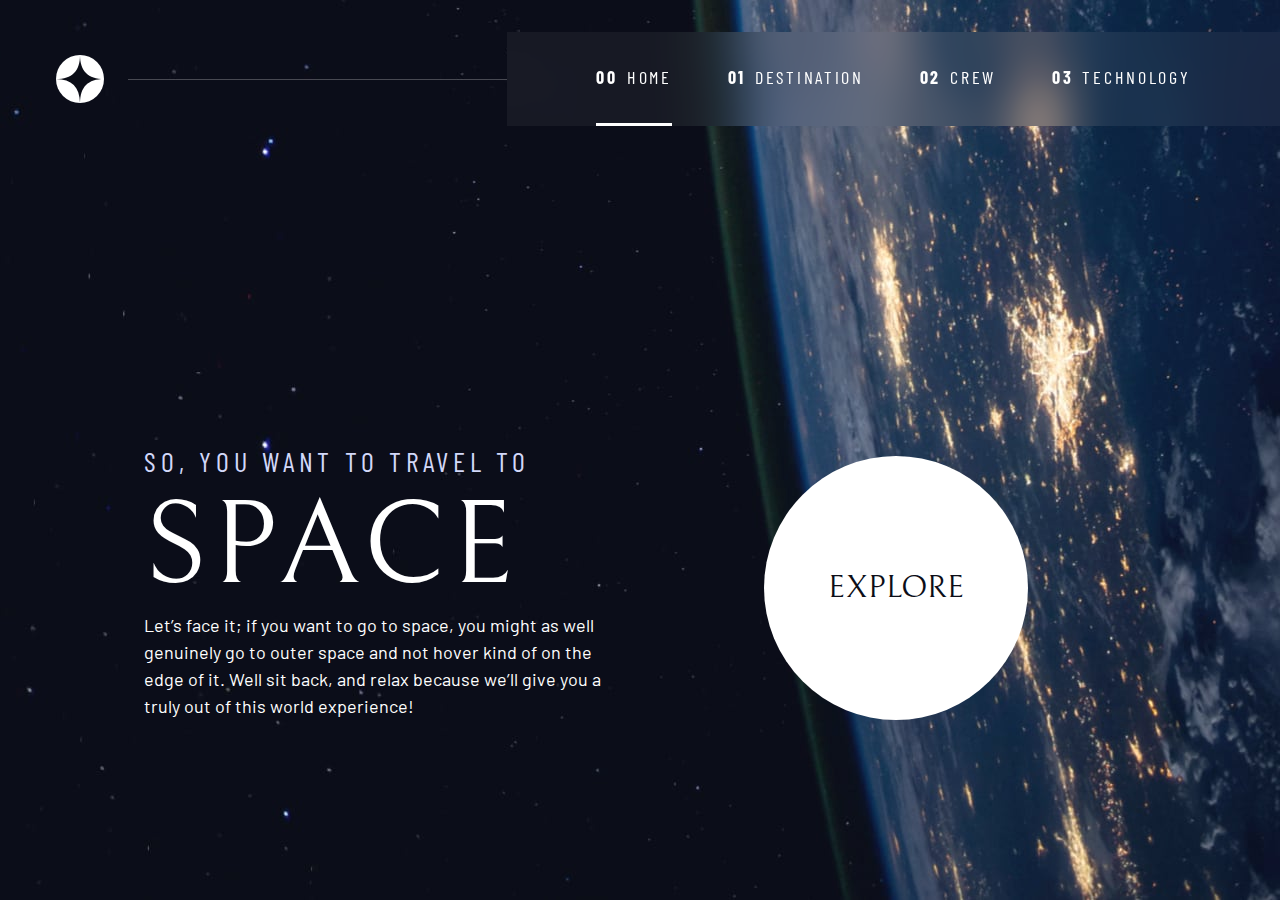
<file: index.html>
<!DOCTYPE html>
<html lang="en">
<head>
  <meta charset="UTF-8">
  <meta name="viewport" content="width=device-width, initial-scale=1.0">

  <link rel="icon" type="image/png" sizes="32x32" href="./assets/favicon-32x32.png">
  <!-- Google fonts -->
  <link rel="preconnect" href="https://fonts.googleapis.com">
  <link rel="preconnect" href="https://fonts.gstatic.com" crossorigin>
  <link href="https://fonts.googleapis.com/css2?family=Barlow+Condensed:wght@400;700&family=Bellefair&family=Barlow:wght@400;700&display=swap"
      rel="stylesheet">
      
  <!-- Our custom CSS -->
  <link rel="stylesheet" href="/assets/style/index.css">
  <title>Frontend Mentor | Space tourism website</title>
  <script src="./assets/js/navigation.js" defer></script>
  <script src="./assets/js/tabs.js" defer></script>

</head>
<body class="home">
  <a class="skip-to-content" href="#main">Skip to content</a>
  <header class="primary-header flex">
    <div>
      <img src="./assets/shared/logo.svg" alt="space tourism logo" class="logo">
    </div>
    <button class="mobile-nav-toggle" aria-controls="primary-navigation"><span class="sr-only" aria-expanded="false">Menu</span></button>
    <nav>
        <ul id="primary-navigation" data-visible="false" class="primary-navigation underline-indicators flex">
            <li class="active"><a class="ff-sans-cond uppercase text-white letter-spacing-2" href="index.html"><span aria-hidden="true">00</span>Home</a>
            <li><a class="ff-sans-cond uppercase text-white letter-spacing-2" href="destination.html"><span aria-hidden="true">01</span>Destination</a>
            <li><a class="ff-sans-cond uppercase text-white letter-spacing-2" href="crew.html"><span aria-hidden="true">02</span>Crew</a>
            <li><a class="ff-sans-cond uppercase text-white letter-spacing-2" href="technology.html"><span aria-hidden="true">03</span>Technology</a>
        </ul>
    </nav>
  </header>
  
  <main id="main" class="grid-container grid-container--home">
    <div>
      <h1 class="text-accent fs-500 ff-sans-cond uppercase letter-spacing-1">So, you want to travel to
      <span class="d-block fs-900 ff-serif text-white">Space</span></h1>
      
      <p>Let’s face it; if you want to go to space, you might as well genuinely go to 
      outer space and not hover kind of on the edge of it. Well sit back, and relax 
      because we’ll give you a truly out of this world experience! </p>
    </div>
    <div>
      <a href="destination.html" class="large-button uppercase ff-serif text-dark bg-white">Explore</a>
    </div>
  </main>


</body>
</html>
</file>
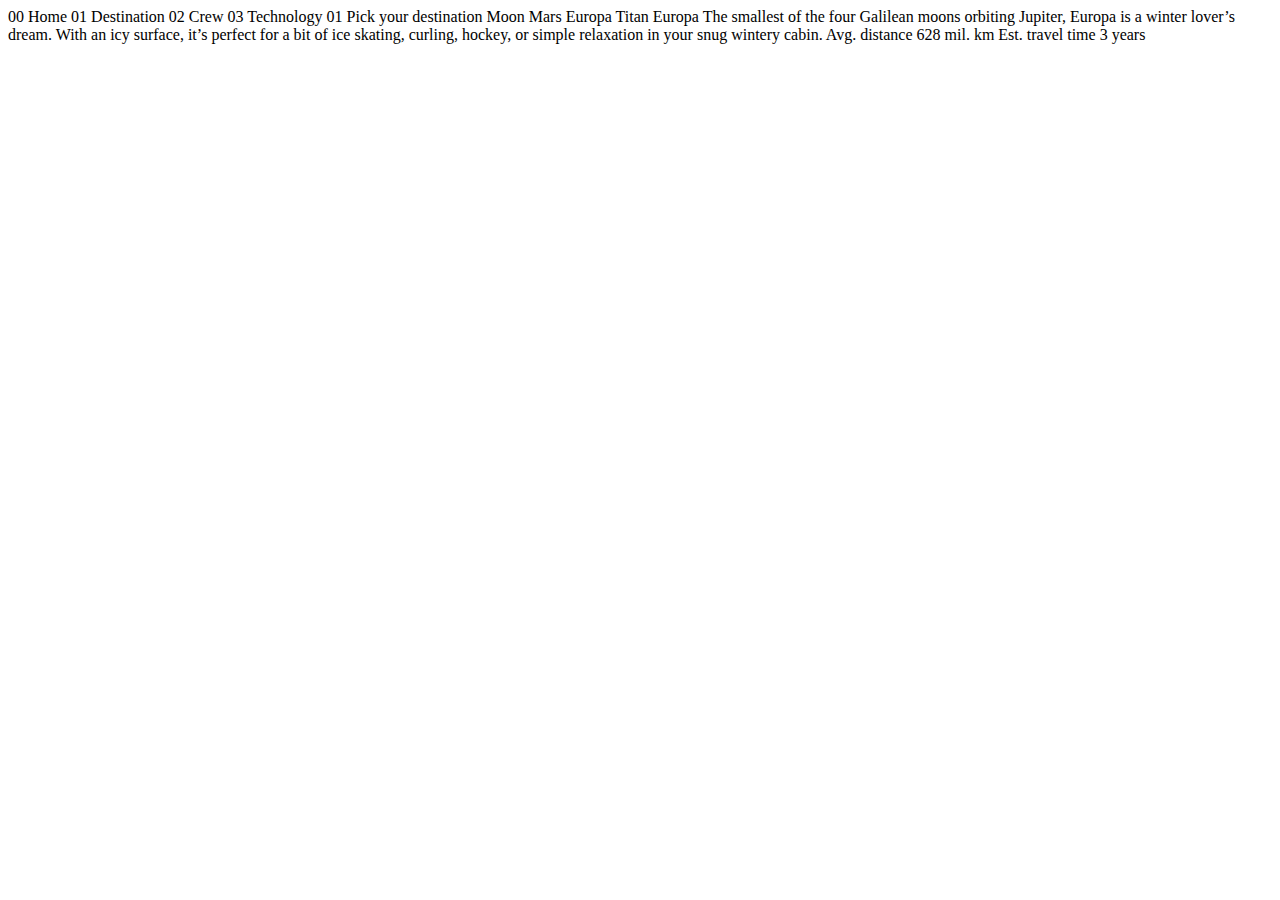
<file: destination-europa.html>
<!DOCTYPE html>
<html lang="en">
<head>
  <meta charset="UTF-8">
  <meta name="viewport" content="width=device-width, initial-scale=1.0">

  <link rel="icon" type="image/png" sizes="32x32" href="./assets/favicon-32x32.png">
  
  <title>Frontend Mentor | Space tourism website</title>
</head>
<body>

  00 Home
  01 Destination
  02 Crew
  03 Technology

  01 Pick your destination

  Moon
  Mars
  Europa
  Titan

  Europa

  The smallest of the four Galilean moons orbiting Jupiter, Europa is a 
  winter lover’s dream. With an icy surface, it’s perfect for a bit of 
  ice skating, curling, hockey, or simple relaxation in your snug 
  wintery cabin.

  Avg. distance
  628 mil. km

  Est. travel time
  3 years
</body>
</html>
</file>
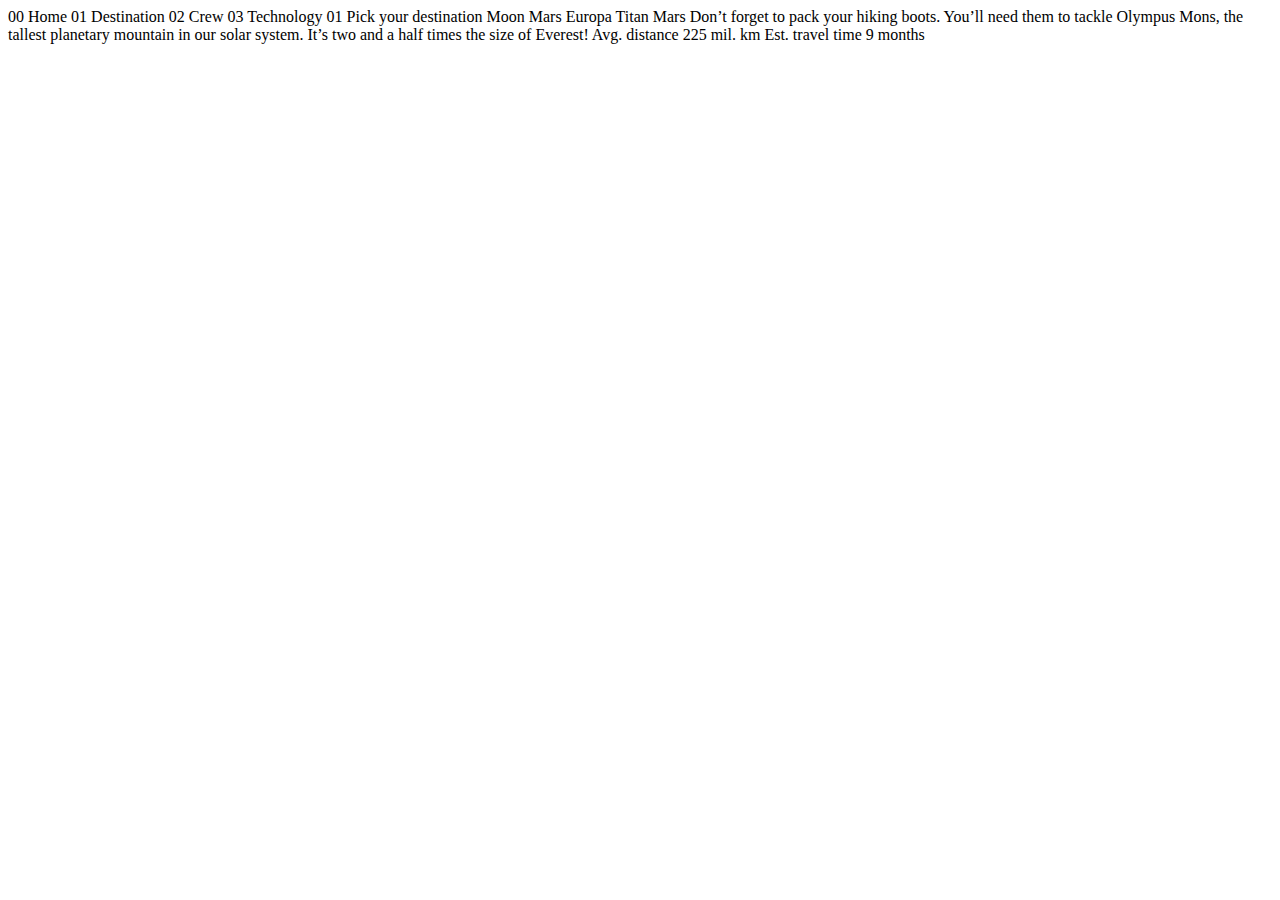
<file: destination-mars.html>
<!DOCTYPE html>
<html lang="en">
<head>
  <meta charset="UTF-8">
  <meta name="viewport" content="width=device-width, initial-scale=1.0">

  <link rel="icon" type="image/png" sizes="32x32" href="./assets/favicon-32x32.png">
  
  <title>Frontend Mentor | Space tourism website</title>
</head>
<body>

  00 Home
  01 Destination
  02 Crew
  03 Technology

  01 Pick your destination

  Moon
  Mars
  Europa
  Titan

  Mars

  Don’t forget to pack your hiking boots. You’ll need them to tackle Olympus Mons, 
  the tallest planetary mountain in our solar system. It’s two and a half times 
  the size of Everest!

  Avg. distance
  225 mil. km

  Est. travel time
  9 months
</body>
</html>
</file>
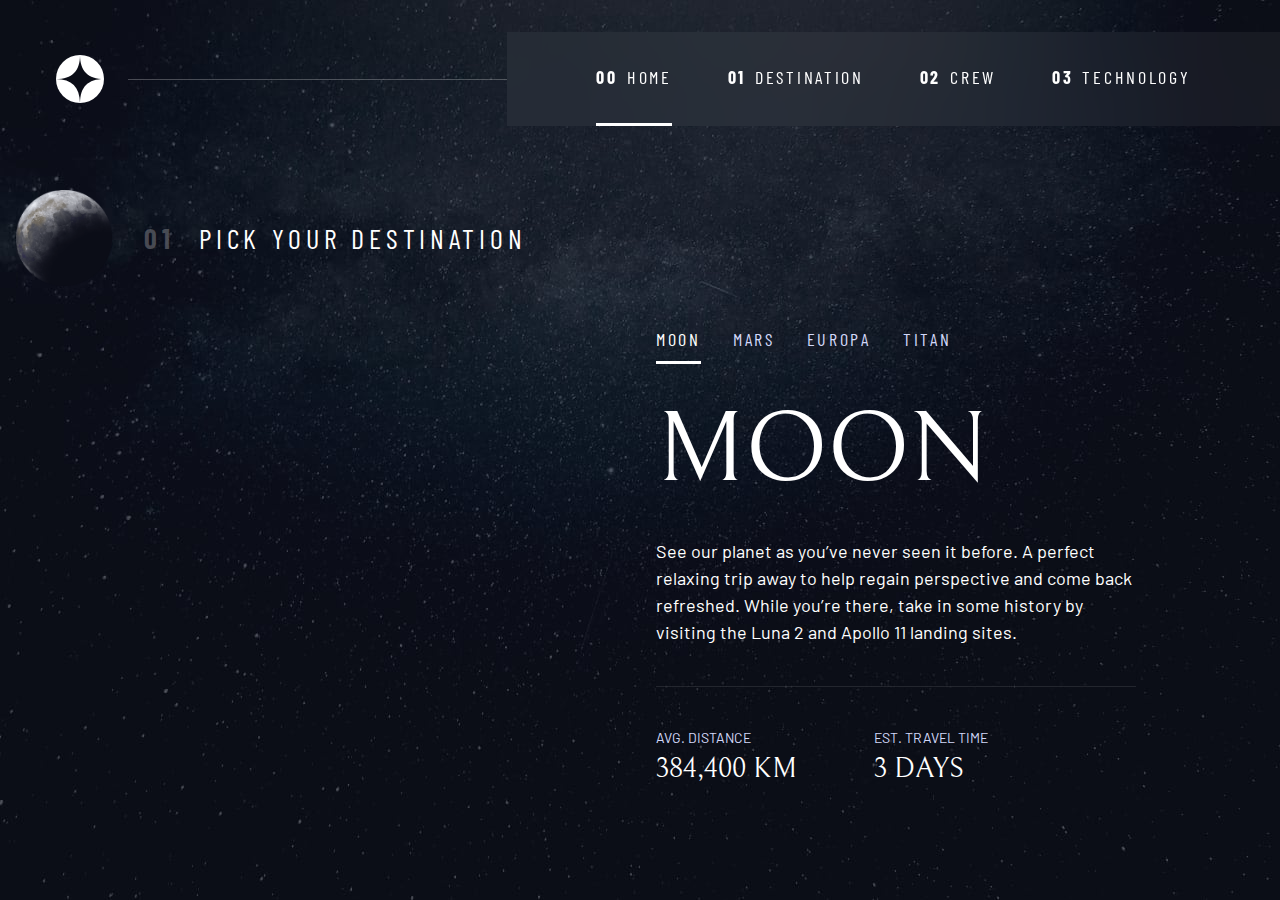
<file: destination-moon.html>
<!DOCTYPE html>
<html lang="en">
<head>
  <meta charset="UTF-8">
  <meta name="viewport" content="width=device-width, initial-scale=1.0">

  <link rel="icon" type="image/png" sizes="32x32" href="./assets/favicon-32x32.png">
  <!-- Google fonts -->
  <link rel="preconnect" href="https://fonts.googleapis.com">
  <link rel="preconnect" href="https://fonts.gstatic.com" crossorigin>
  <link href="https://fonts.googleapis.com/css2?family=Barlow+Condensed:wght@400;700&family=Bellefair&family=Barlow:wght@400;700&display=swap"
      rel="stylesheet">
      
  <!-- Our custom CSS -->
  <link rel="stylesheet" href="/assets/style/index.css">
  <title>Frontend Mentor | Space tourism website</title>
  <script src="/assets/js/index.js" defer></script>
</head>

<body class="destination">
  <a class="skip-to-content" href="#main">Skip to content</a>
  <header class="primary-header flex">
    <div>
      <img src="./assets/shared/logo.svg" alt="space tourism logo" class="logo">
    </div>
    <button class="mobile-nav-toggle" aria-controls="primary-navigation"><span class="sr-only" aria-expanded="false">Menu</span></button>
    <nav>
        <ul id="primary-navigation" data-visible="false" class="primary-navigation underline-indicators flex">
            <li class="active"><a class="ff-sans-cond uppercase text-white letter-spacing-2" href="index.html"><span aria-hidden="true">00</span>Home</a>
            <li><a class="ff-sans-cond uppercase text-white letter-spacing-2" href="destination.html"><span aria-hidden="true">01</span>Destination</a>
            <li><a class="ff-sans-cond uppercase text-white letter-spacing-2" href="crew.html"><span aria-hidden="true">02</span>Crew</a>
            <li><a class="ff-sans-cond uppercase text-white letter-spacing-2" href="technology.html"><span aria-hidden="true">03</span>Technology</a>
        </ul>
    </nav>
  </header>
  
  <main id="main" class="grid-container grid-container--destination flow">
    <h1 class="numbered-title"><span aria-hidden="true">01</span> Pick your destination</h1>

    <img src="assets/destination/image-moon.png" alt="the moon">

    <div class="tab-list underline-indicators flex">
        <button aria-selected="true" class="uppercase ff-sans-cond text-accent letter-spacing-2">Moon</button>
        <button aria-selected="false" class="uppercase ff-sans-cond text-accent letter-spacing-2">Mars</button>
        <button aria-selected="false" class="uppercase ff-sans-cond text-accent letter-spacing-2">Europa</button>
        <button aria-selected="false" class="uppercase ff-sans-cond text-accent letter-spacing-2">Titan</button>
    </div>

    <article class="destination-info flow">
      <h2 class="fs-800 uppercase ff-serif">Moon</h2>

      <p>See our planet as you’ve never seen it before. A perfect relaxing trip away to help 
      regain perspective and come back refreshed. While you’re there, take in some history 
      by visiting the Luna 2 and Apollo 11 landing sites.</p>
      
      <div class="destination-meta flex">
        <div>
          <h3 class="text-accent fs-200 uppercase">Avg. distance</h3>
          <p class=" ff-serif uppercase">384,400 km</p>
        </div>
        <div>
          <h3 class="text-accent fs-200 uppercase">Est. travel time</h3>
          <p class=" ff-serif uppercase">3 days</p>
        </div>
      </div>
      
    </article>
  </main>
  
<body>


  
</body>
</html>
</file>
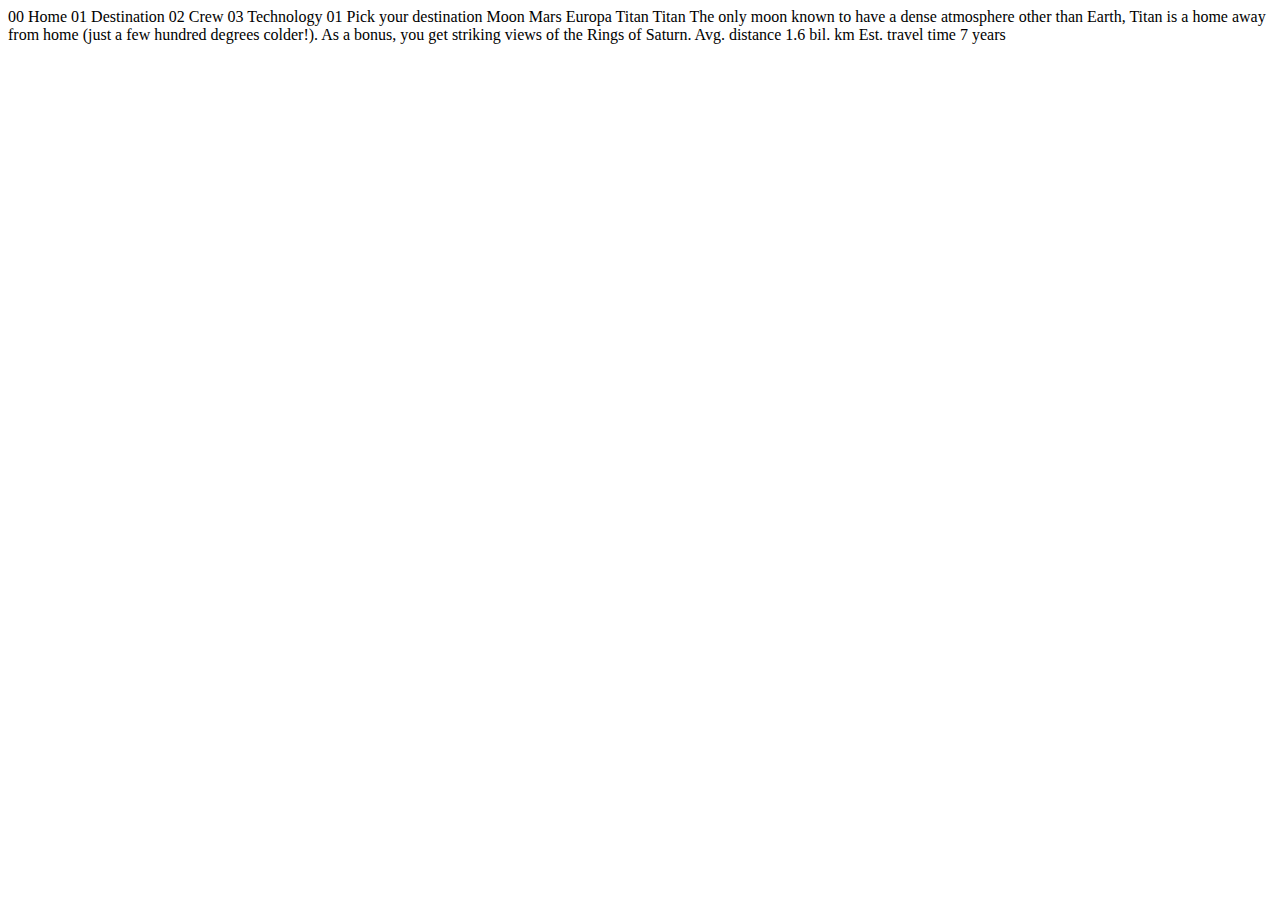
<file: destination-titan.html>
<!DOCTYPE html>
<html lang="en">
<head>
  <meta charset="UTF-8">
  <meta name="viewport" content="width=device-width, initial-scale=1.0">

  <link rel="icon" type="image/png" sizes="32x32" href="./assets/favicon-32x32.png">
  
  <title>Frontend Mentor | Space tourism website</title>
</head>
<body>

  00 Home
  01 Destination
  02 Crew
  03 Technology

  01 Pick your destination

  Moon
  Mars
  Europa
  Titan

  Titan

  The only moon known to have a dense atmosphere other than Earth, Titan 
  is a home away from home (just a few hundred degrees colder!). As a 
  bonus, you get striking views of the Rings of Saturn.

  Avg. distance
  1.6 bil. km

  Est. travel time
  7 years
</body>
</html>
</file>
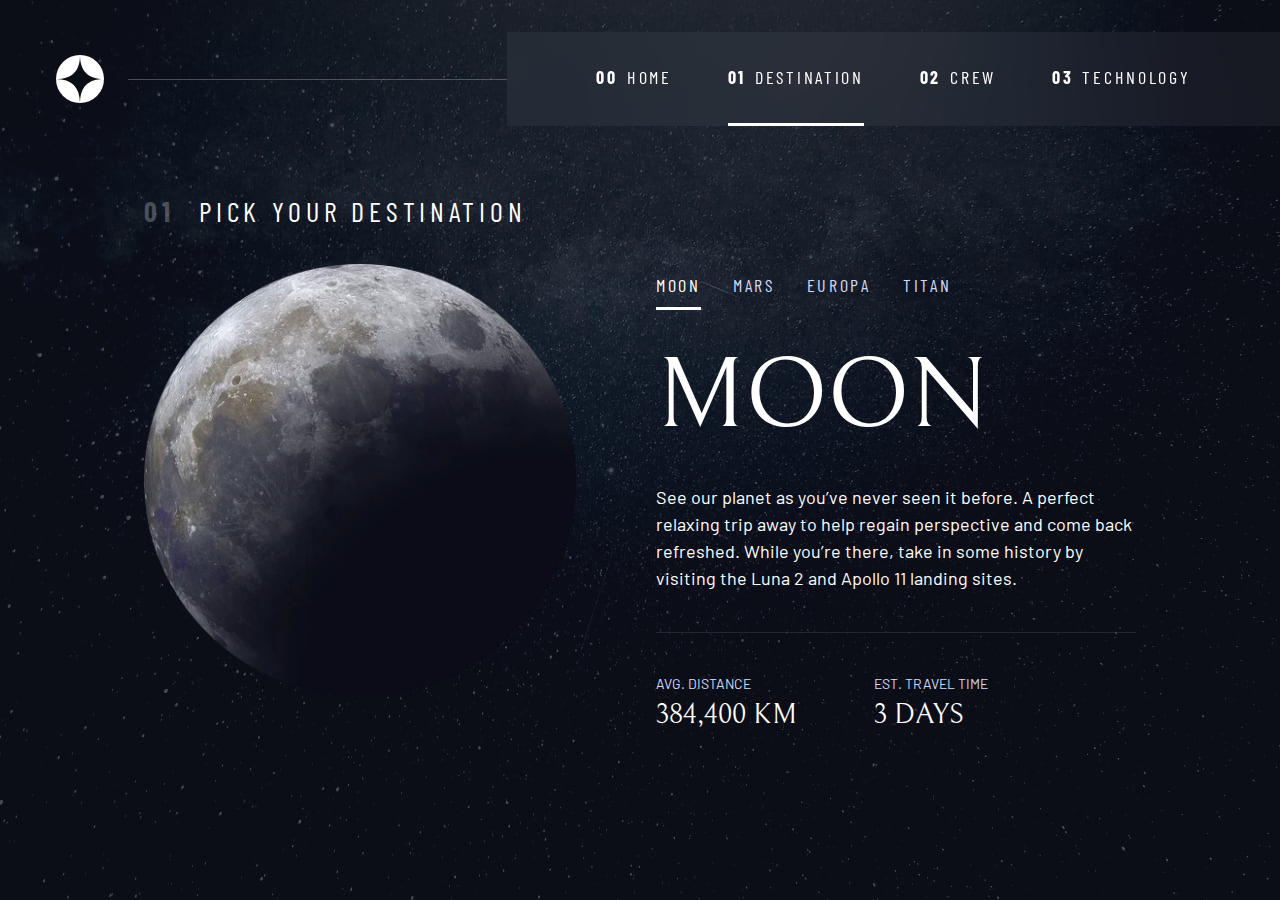
<file: destination.html>
<!DOCTYPE html>
<html lang="en">
  <head>
    <meta charset="UTF-8" />
    <meta name="viewport" content="width=device-width, initial-scale=1.0" />

    <link
      rel="icon"
      type="image/png"
      sizes="32x32"
      href="./assets/favicon-32x32.png"
    />
    <!-- Google fonts -->
    <link rel="preconnect" href="https://fonts.googleapis.com" />
    <link rel="preconnect" href="https://fonts.gstatic.com" crossorigin />
    <link
      href="https://fonts.googleapis.com/css2?family=Barlow+Condensed:wght@400;700&family=Bellefair&family=Barlow:wght@400;700&display=swap"
      rel="stylesheet"
    />

    <!-- Our custom CSS -->
    <link rel="stylesheet" href="./assets/style/index.css" />
    <title>Frontend Mentor | Space tourism website</title>
    <script src="./assets/js/navigation.js" defer></script>
    <script src="./assets/js/tabs.js" defer></script>
  </head>

  <body class="destination">
    <a class="skip-to-content" href="#main">Skip to content</a>
    <header class="primary-header flex">
      <div>
        <img
          src="./assets/shared/logo.svg"
          alt="space tourism logo"
          class="logo"
        />
      </div>
      <button class="mobile-nav-toggle" aria-controls="primary-navigation">
        <span class="sr-only" aria-expanded="false">Menu</span>
      </button>
      <nav>
        <ul
          id="primary-navigation"
          data-visible="false"
          class="primary-navigation underline-indicators flex"
        >
          <li>
            <a
              class="ff-sans-cond uppercase text-white letter-spacing-2"
              href="index.html"
              ><span aria-hidden="true">00</span>Home</a
            >
          </li>
          <li class="active">
            <a
              class="ff-sans-cond uppercase text-white letter-spacing-2"
              href="destination.html"
              ><span aria-hidden="true">01</span>Destination</a
            >
          </li>
          <li>
            <a
              class="ff-sans-cond uppercase text-white letter-spacing-2"
              href="crew.html"
              ><span aria-hidden="true">02</span>Crew</a
            >
          </li>
          <li>
            <a
              class="ff-sans-cond uppercase text-white letter-spacing-2"
              href="technology.html"
              ><span aria-hidden="true">03</span>Technology</a
            >
          </li>
        </ul>
      </nav>
    </header>

    <main id="main" class="grid-container grid-container--destination flow">
      <h1 class="numbered-title">
        <span aria-hidden="true">01</span> Pick your destination
      </h1>

      <picture id="moon-image">
        <source srcset="assets/destination/image-moon.webp" type="image/webp" />
        <img src="assets/destination/image-moon.png" alt="the moon" />
      </picture>
      <picture hidden id="mars-image">
        <source srcset="assets/destination/image-mars.webp" type="image/webp" />
        <img src="assets/destination/image-mars.png" alt="the planet mars" />
      </picture>
      <picture hidden id="europa-image">
        <source
          srcset="assets/destination/image-europa.webp"
          type="image/webp"
        />
        <img
          src="assets/destination/image-europa.png"
          alt="the planet europa"
        />
      </picture>
      <picture hidden id="titan-image">
        <source
          srcset="assets/destination/image-titan.webp"
          type="image/webp"
        />
        <img src="assets/destination/image-titan.png" alt="the moon titan" />
      </picture>

      <div
        class="tab-list underline-indicators flex"
        role="tablist"
        aria-label="destination list"
      >
        <button
          aria-selected="true"
          role="tab"
          aria-controls="moon-tab"
          class="uppercase ff-sans-cond text-accent letter-spacing-2"
          tabindex="0"
          data-image="moon-image"
        >
          Moon
        </button>
        <button
          aria-selected="false"
          role="tab"
          aria-controls="mars-tab"
          class="uppercase ff-sans-cond text-accent letter-spacing-2"
          tabindex="-1"
          data-image="mars-image"
        >
          Mars
        </button>
        <button
          aria-selected="false"
          role="tab"
          aria-controls="europa-tab"
          class="uppercase ff-sans-cond text-accent letter-spacing-2"
          tabindex="-1"
          data-image="europa-image"
        >
          Europa
        </button>
        <button
          aria-selected="false"
          role="tab"
          aria-controls="titan-tab"
          class="uppercase ff-sans-cond text-accent letter-spacing-2"
          tabindex="-1"
          data-image="titan-image"
        >
          Titan
        </button>
      </div>

      <!-- The moon -->
      <article
        class="destination-info flow"
        id="moon-tab"
        tabindex="0"
        role="tabpanel"
      >
        <h2 class="fs-800 uppercase ff-serif">Moon</h2>

        <p>
          See our planet as you’ve never seen it before. A perfect relaxing trip
          away to help regain perspective and come back refreshed. While you’re
          there, take in some history by visiting the Luna 2 and Apollo 11
          landing sites.
        </p>

        <div class="destination-meta flex">
          <div>
            <h3 class="text-accent fs-200 uppercase">Avg. distance</h3>
            <p class="ff-serif uppercase">384,400 km</p>
          </div>
          <div>
            <h3 class="text-accent fs-200 uppercase">Est. travel time</h3>
            <p class="ff-serif uppercase">3 days</p>
          </div>
        </div>
      </article>

      <!-- Mars -->
      <article
        hidden
        class="destination-info flow"
        id="mars-tab"
        tabindex="0"
        role="tabpanel"
      >
        <h2 class="fs-800 uppercase ff-serif">Mars</h2>

        <p>
          Don’t forget to pack your hiking boots. You’ll need them to tackle
          Olympus Mons, the tallest planetary mountain in our solar system. It’s
          two and a half times the size of Everest!
        </p>

        <div class="destination-meta flex">
          <div>
            <h3 class="text-accent fs-200 uppercase">Avg. distance</h3>
            <p class="ff-serif uppercase">225 mil. km</p>
          </div>
          <div>
            <h3 class="text-accent fs-200 uppercase">Est. travel time</h3>
            <p class="ff-serif uppercase">9 months</p>
          </div>
        </div>
      </article>

      <!-- Europa -->
      <article
        hidden
        class="destination-info flow"
        id="europa-tab"
        tabindex="0"
        role="tabpanel"
      >
        <h2 class="fs-800 uppercase ff-serif">Europa</h2>

        <p>
          The smallest of the four Galilean moons orbiting Jupiter, Europa is a
          winter lover’s dream. With an icy surface, it’s perfect for a bit of
          ice skating, curling, hockey, or simple relaxation in your snug
          wintery cabin.
        </p>
        <div class="destination-meta flex">
          <div>
            <h3 class="text-accent fs-200 uppercase">Avg. distance</h3>
            <p class="ff-serif uppercase">628 mil. km</p>
          </div>
          <div>
            <h3 class="text-accent fs-200 uppercase">Est. travel time</h3>
            <p class="ff-serif uppercase">3 years</p>
          </div>
        </div>
      </article>

      <!-- Titan -->
      <article
        hidden
        class="destination-info flow"
        id="titan-tab"
        tabindex="0"
        role="tabpanel"
      >
        <h2 class="fs-800 uppercase ff-serif">Titan</h2>

        <p>
          The only moon known to have a dense atmosphere other than Earth, Titan
          is a home away from home (just a few hundred degrees colder!). As a
          bonus, you get striking views of the Rings of Saturn.
        </p>

        <div class="destination-meta flex">
          <div>
            <h3 class="text-accent fs-200 uppercase">Avg. distance</h3>
            <p class="ff-serif uppercase">1.6 bil. km</p>
          </div>
          <div>
            <h3 class="text-accent fs-200 uppercase">Est. travel time</h3>
            <p class="ff-serif uppercase">7 years</p>
          </div>
        </div>
      </article>
    </main>
  </body>
</html>
</file>
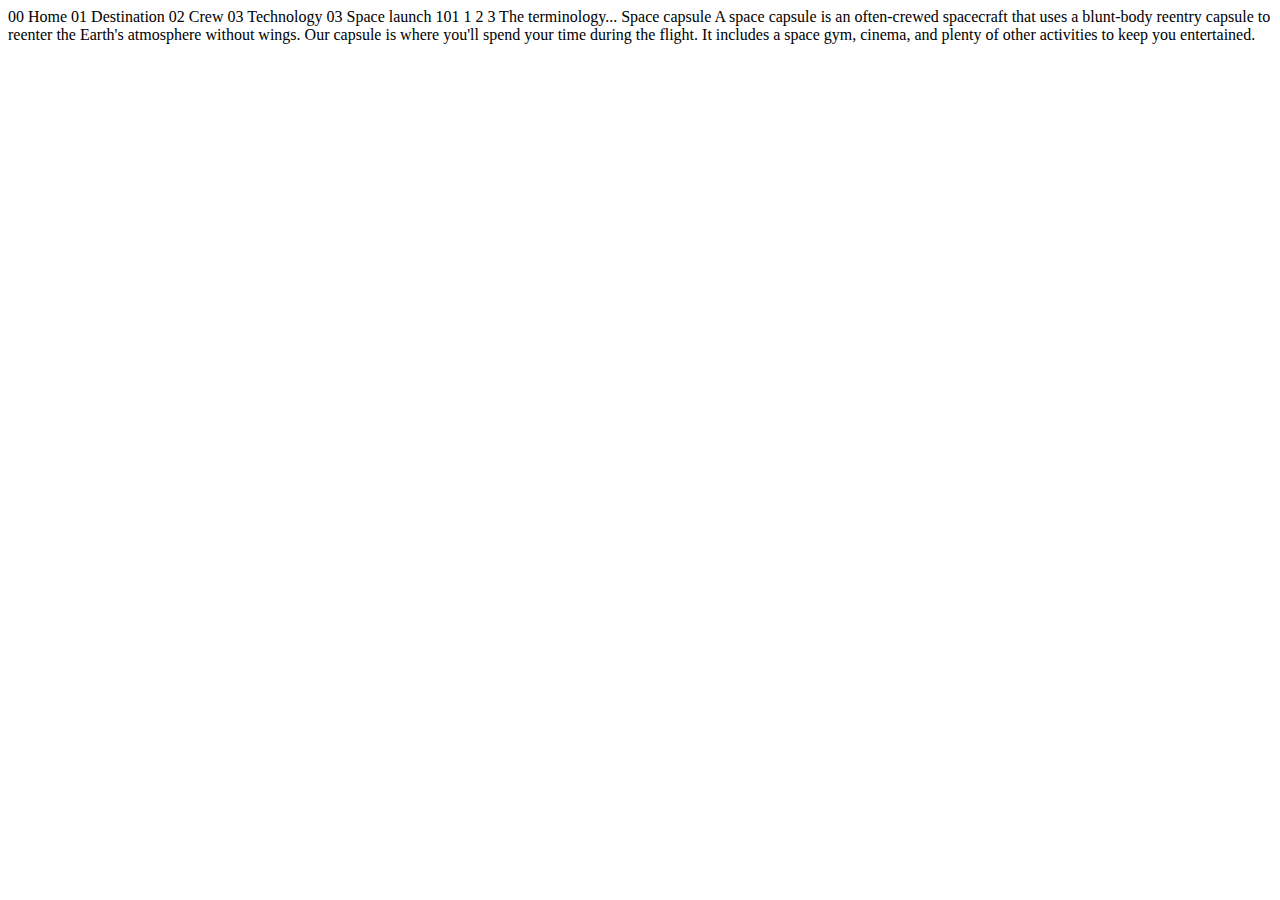
<file: technology-capsule.html>
<!DOCTYPE html>
<html lang="en">
<head>
  <meta charset="UTF-8">
  <meta name="viewport" content="width=device-width, initial-scale=1.0">

  <link rel="icon" type="image/png" sizes="32x32" href="./assets/favicon-32x32.png">
  
  <title>Frontend Mentor | Space tourism website</title>
</head>
<body>

  00 Home
  01 Destination
  02 Crew
  03 Technology

  03 Space launch 101

  1
  2
  3

  The terminology...
  Space capsule

  A space capsule is an often-crewed spacecraft that uses a blunt-body reentry 
  capsule to reenter the Earth's atmosphere without wings. Our capsule is where 
  you'll spend your time during the flight. It includes a space gym, cinema, 
  and plenty of other activities to keep you entertained.
</body>
</html>
</file>
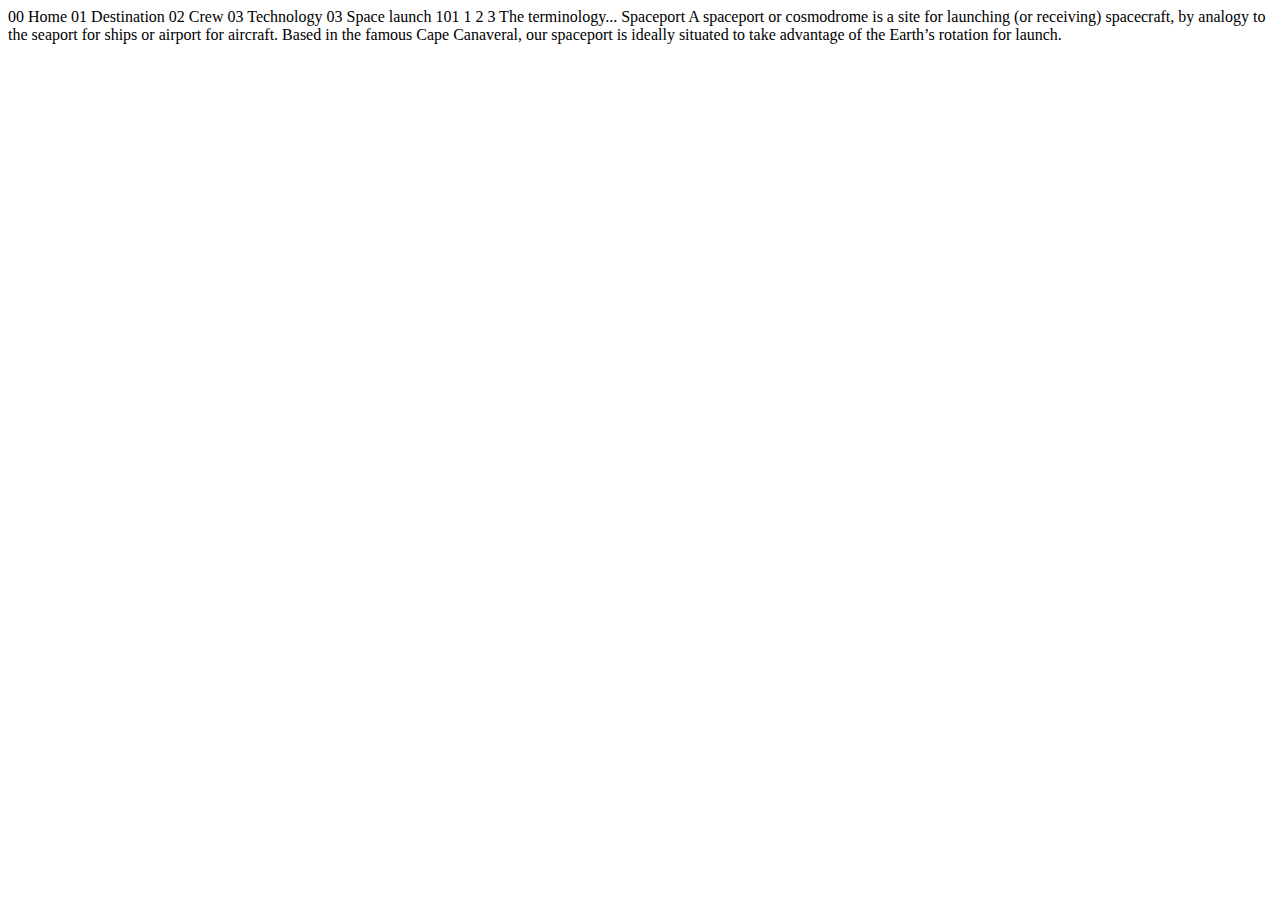
<file: technology-spaceport.html>
<!DOCTYPE html>
<html lang="en">
<head>
  <meta charset="UTF-8">
  <meta name="viewport" content="width=device-width, initial-scale=1.0">

  <link rel="icon" type="image/png" sizes="32x32" href="./assets/favicon-32x32.png">
  
  <title>Frontend Mentor | Space tourism website</title>
</head>
<body>

  00 Home
  01 Destination
  02 Crew
  03 Technology

  03 Space launch 101

  1
  2
  3

  The terminology...
  Spaceport

  A spaceport or cosmodrome is a site for launching (or receiving) spacecraft, 
  by analogy to the seaport for ships or airport for aircraft. Based in the 
  famous Cape Canaveral, our spaceport is ideally situated to take advantage 
  of the Earth’s rotation for launch.
</body>
</html>
</file>
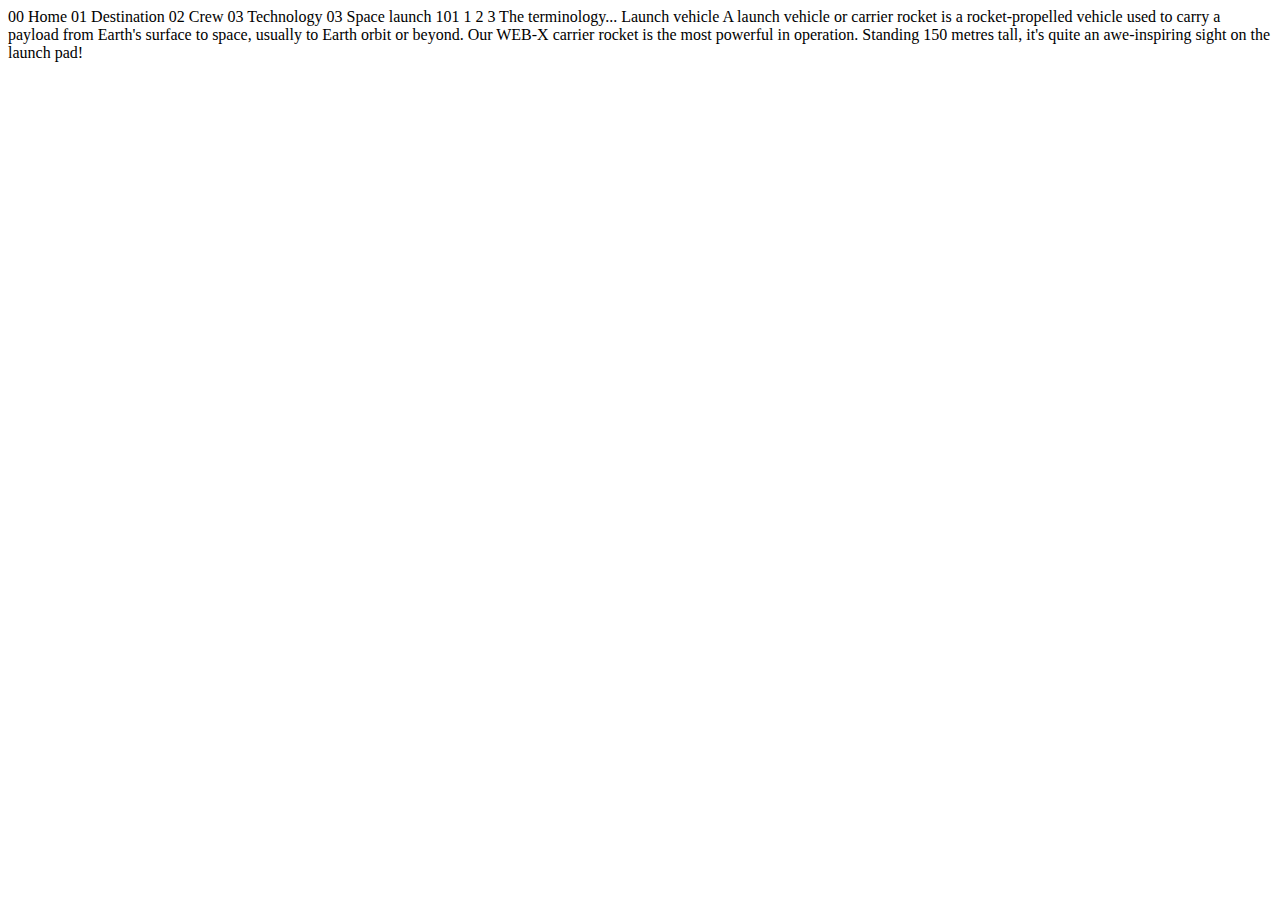
<file: technology-vehicle.html>
<!DOCTYPE html>
<html lang="en">
<head>
  <meta charset="UTF-8">
  <meta name="viewport" content="width=device-width, initial-scale=1.0">

  <link rel="icon" type="image/png" sizes="32x32" href="./assets/favicon-32x32.png">
  
  <title>Frontend Mentor | Space tourism website</title>
</head>
<body>

  00 Home
  01 Destination
  02 Crew
  03 Technology

  03 Space launch 101

  1
  2
  3

  The terminology...
  Launch vehicle

  A launch vehicle or carrier rocket is a rocket-propelled vehicle used to carry a 
  payload from Earth's surface to space, usually to Earth orbit or beyond. Our 
  WEB-X carrier rocket is the most powerful in operation. Standing 150 metres tall, 
  it's quite an awe-inspiring sight on the launch pad!
</body>
</html>
</file>
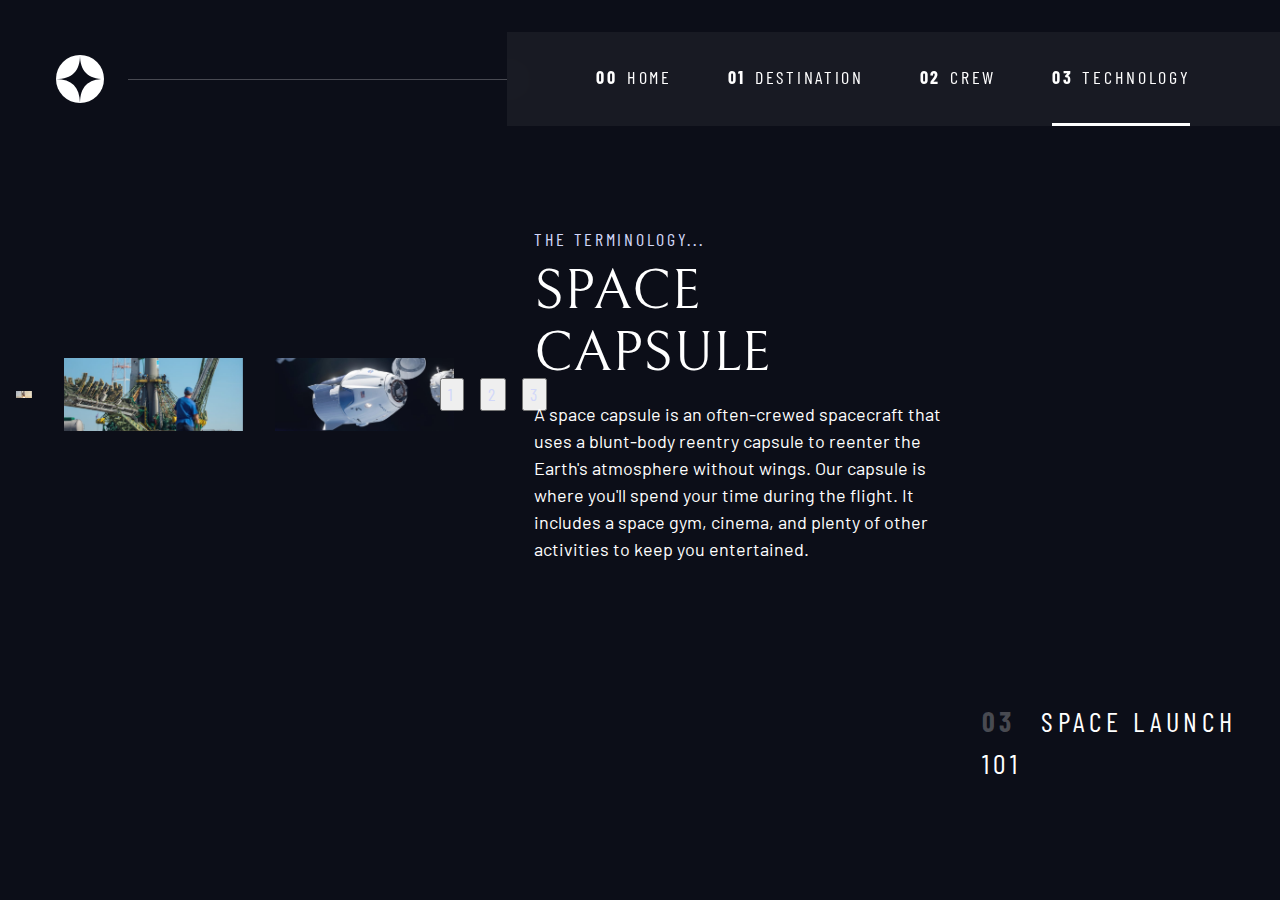
<file: technology.html>
<!DOCTYPE html>
<html lang="en">
  <head>
    <meta charset="UTF-8" />
    <meta name="viewport" content="width=device-width, initial-scale=1.0" />
    <link rel="preconnect" href="https://fonts.googleapis.com" />
    <link rel="preconnect" href="https://fonts.gstatic.com" crossorigin />
    <link
      href="https://fonts.googleapis.com/css2?family=Barlow+Condensed:wght@400;700&family=Bellefair&family=Barlow:wght@400;700&display=swap"
      rel="stylesheet"
    />

    <!-- Our custom CSS -->
    <link rel="stylesheet" href="./assets/style/index.css" />
    <title>Frontend Mentor | Space tourism website</title>
    <script src="./assets/js/navigation.js" defer></script>
    <script src="./assets/js/tabs.js" defer></script>

    <link
      rel="icon"
      type="image/png"
      sizes="32x32"
      href="./assets/favicon-32x32.png"
    />

    <title>Frontend Mentor | Space tourism website</title>
  </head>
  <body class="technology">
    <a class="skip-to-content" href="#main">Skip to content</a>
    <header class="primary-header flex">
      <div>
        <img
          src="./assets/shared/logo.svg"
          alt="space tourism logo"
          class="logo"
        />
      </div>
      <button class="mobile-nav-toggle" aria-controls="primary-navigation">
        <span class="sr-only" aria-expanded="false">Menu</span>
      </button>
      <nav>
        <ul
          id="primary-navigation"
          data-visible="false"
          class="primary-navigation underline-indicators flex"
        >
          <li>
            <a
              class="ff-sans-cond uppercase text-white letter-spacing-2"
              href="index.html"
              ><span aria-hidden="true">00</span>Home</a
            >
          </li>
          <li>
            <a
              class="ff-sans-cond uppercase text-white letter-spacing-2"
              href="destination.html"
              ><span aria-hidden="true">01</span>Destination</a
            >
          </li>
          <li>
            <a
              class="ff-sans-cond uppercase text-white letter-spacing-2"
              href="crew.html"
              ><span aria-hidden="true">02</span>Crew</a
            >
          </li>
          <li class="active">
            <a
              class="ff-sans-cond uppercase text-white letter-spacing-2"
              href="technology.html"
              ><span aria-hidden="true">03</span>Technology</a
            >
          </li>
        </ul>
      </nav>
    </header>

    <main id="main" class="grid-container grid-container--tehnology flow">
      <h1 class="numbered-title">
        <span aria-hidden="true">03</span> Space launch 101
      </h1>
      <img
        id="launch-image"
        src="/assets/technology/image-launch-vehicle-landscape.jpg"
        alt="launch vehicle"
      />
      <img
      hidden
        id="spaceport-image"
        src="/assets/technology/image-spaceport-landscape.jpg"
        alt="spaceport"
      />
      <img
      hidden
        id="capsule-image"
        src="/assets/technology/image-space-capsule-landscape.jpg"
        alt="space capsule"
      />
      <div class="number-list flex" role="tablist" aria-label="tehnology list">
        <button
          aria-selected="true"
          role="tab"
          aria-controls="venchile-tab"
          class="uppercase ff-sans-cond text-accent letter-spacing-2"
          tabindex="0"
          data-image="launch-image"
        >
          1
          <span class="sr-only">The venchile</span>
        </button>
        <button
          aria-selected="false"
          role="tab"
          aria-controls="spaceport-tab"
          class="uppercase ff-sans-cond text-accent letter-spacing-2"
          tabindex="-1"
          data-image="spaceport-image"
        >
          2
          <span class="sr-only">The spaceport</span>
        </button>
        <button
          aria-selected="false"
          role="tab"
          aria-controls="capsule-tab"
          class="uppercase ff-sans-cond text-accent letter-spacing-2"
          tabindex="-1"
          data-image="capsule-image"
        >
          3
          <span class="sr-only">The space capsule</span>
        </button>
      </div>
      <article
        class="thenology-details flow"
        id="capsule-tab"
        role="tabpanel"
        tabindex="0"
      >
        <header class="flow flow--space-small">
          <h2
            class="fs-400 ff-sans-cond text-accent uppercase letter-spacing-2"
          >
            The terminology...
          </h2>
          <p class="fs-700 uppercase ff-serif">Space capsule</p>
        </header>
        <p>
          A space capsule is an often-crewed spacecraft that uses a blunt-body
          reentry capsule to reenter the Earth's atmosphere without wings. Our
          capsule is where you'll spend your time during the flight. It includes
          a space gym, cinema, and plenty of other activities to keep you
          entertained.
        </p>
      </article>
      <article
        hidden
        class="thenology-details flow"
        id="spaceport-tab"
        role="tabpanel"
        tabindex="0"
      >
        <header class="flow flow--space-small">
          <h2
            class="fs-400 ff-sans-cond text-accent uppercase letter-spacing-2"
          >
            The terminology...
          </h2>
          <p class="fs-700 uppercase ff-serif">Spaceport</p>
        </header>
        <p>
          A spaceport or cosmodrome is a site for launching (or receiving)
          spacecraft, by analogy to the seaport for ships or airport for
          aircraft. Based in the famous Cape Canaveral, our spaceport is ideally
          situated to take advantage of the Earth’s rotation for launch.
        </p>
      </article>
      <article
        hidden
        class="thenology-details flow"
        id="venchile-tab"
        role="tabpanel"
        tabindex="0"
      >
        <header class="flow flow--space-small">
          <h2
            class="fs-400 ff-sans-cond text-accent uppercase letter-spacing-2"
          >
            The terminology...
          </h2>
          <p class="fs-700 uppercase ff-serif">Launch vehicle</p>
        </header>
        <p>
          A launch vehicle or carrier rocket is a rocket-propelled vehicle used
          to carry a payload from Earth's surface to space, usually to Earth
          orbit or beyond. Our WEB-X carrier rocket is the most powerful in
          operation. Standing 150 metres tall, it's quite an awe-inspiring sight
          on the launch pad!
        </p>
      </article>
    </main>
  </body>
</html>
</file>
<file: assets/style/index.css>
/* ------------------- */
/* Custom properties   */
/* ------------------- */

:root {
  /* colors */
  --clr-dark: 230 35% 7%;
  --clr-light: 231 77% 90%;
  --clr-white: 0 0% 100%;
  
  /* font-sizes */
  --fs-900: clamp(5rem, 8vw + 1rem, 9.375rem);
  --fs-800: 3.5rem;
  --fs-700: 1.5rem;
  --fs-600: 1rem;
  --fs-500: 1rem;
  --fs-400: 0.9375rem;
  --fs-300: 1rem;
  --fs-200: 0.875rem;
  
  /* font-families */
  --ff-serif: "Bellefair", serif;
  --ff-sans-cond: "Barlow Condensed", sans-serif;
  --ff-sans-normal: "Barlow", sans-serif;
}

@media (min-width: 35em) {
  :root {
      --fs-800: 5rem;
      --fs-700: 2.5rem;
      --fs-600: 1.5rem;
      --fs-500: 1.25rem;
      --fs-400: 1rem;
  }
}

@media (min-width: 45em) {
  :root {
      /* font-sizes */
      --fs-800: 6.25rem;
      --fs-700: 3.5rem;
      --fs-600: 2rem;
      --fs-500: 1.75rem;
      --fs-400: 1.125rem;
  }
}


/* ------------------- */
/* Reset               */
/* ------------------- */

/* https://piccalil.li/blog/a-modern-css-reset/ */

/* Box sizing */
*,
*::before,
*::after {
  box-sizing: border-box;
}

/* Reset margins */
body,
h1,
h2,
h3,
h4,
h5,
p,
figure,
picture {
  margin: 0; 
}

h1,
h2,
h3,
h4,
h5,
h6,
p {
  font-weight: 400;
}

/* set up the body */
body {
  font-family: var(--ff-sans-normal);
  font-size: var(--fs-400);
  color: hsl( var(--clr-white) );
  background-color: hsl( var(--clr-dark) );
  line-height: 1.5;
  min-height: 100vh;
  
  display: grid;
  grid-template-rows: min-content 1fr;
  
  overflow-x: hidden;
}

/* make images easier to work with */
img,
picutre {
  max-width: 100%;
  display: block;
}

/* make form elements easier to work with */
input,
button,
textarea,
select {
  font: inherit;
}

/* remove animations for people who've turned them off */
@media (prefers-reduced-motion: reduce) {  
*,
*::before,
*::after {
  animation-duration: 0.01ms !important;
  animation-iteration-count: 1 !important;
  transition-duration: 0.01ms !important;
  scroll-behavior: auto !important;
}
}


/* ------------------- */
/* Utility classes     */
/* ------------------- */

/* general */

.flex {
  display: flex;
  gap: var(--gap, 1rem);
}

.grid {
  display: grid;
  gap: var(--gap, 1rem);
}

.d-block {
  display: block;
}

.flow > *:where(:not(:first-child)) {
  margin-top: var(--flow-space, 1rem);
}
.flow--space-small {
  --flow-space: .5rem;
}

.container {
  padding-inline: 2em;
  margin-inline: auto;
  max-width: 80rem;
}

.sr-only {
position: absolute; 
width: 1px;
height: 1px;
padding: 0;
margin: -1px; 
overflow: hidden;
clip: rect(0, 0, 0, 0);
white-space: nowrap; /* added line */
border: 0;
}

.skip-to-content {
  position: absolute;
  z-index: 9999;
  background: hsl( var(--clr-white) );
  color: hsl( var(--clr-dark) ); 
  padding: .5em 1em;
  margin-inline: auto;
  transform: translateY(-100%);
  transition: transform 250ms ease-in;
}

.skip-to-content:focus {
  transform: translateY(0);
}

/* colors */

.bg-dark { background-color: hsl( var(--clr-dark) );}
.bg-accent { background-color: hsl( var(--clr-light) );}
.bg-white { background-color: hsl( var(--clr-white) );}

.text-dark { color: hsl( var(--clr-dark) );}
.text-accent { color: hsl( var(--clr-light) );}
.text-white { color: hsl( var(--clr-white) );}

/* typography */

.ff-serif { font-family: var(--ff-serif); } 
.ff-sans-cond { font-family: var(--ff-sans-cond); } 
.ff-sans-normal { font-family: var(--ff-sans-normal); } 

.letter-spacing-1 { letter-spacing: 4.75px; } 
.letter-spacing-2 { letter-spacing: 2.7px; } 
.letter-spacing-3 { letter-spacing: 2.35px; } 

.uppercase { text-transform: uppercase; }

.fs-900 { font-size: var(--fs-900); }
.fs-800 { font-size: var(--fs-800); }
.fs-700 { font-size: var(--fs-700); }
.fs-600 { font-size: var(--fs-600); }
.fs-500 { font-size: var(--fs-500); }
.fs-400 { font-size: var(--fs-400); }
.fs-300 { font-size: var(--fs-300); }
.fs-200 { font-size: var(--fs-200); }

.fs-900,
.fs-800,
.fs-700,
.fs-600 {
  line-height: 1.1;
}

.numbered-title {
  font-family: var(--ff-sans-cond);
  font-size: var(--fs-500);
  text-transform: uppercase;
  letter-spacing: 4.72px; 
}

.numbered-title span {
  margin-right: .5em;
  font-weight: 700;
  color: hsl( var(--clr-white) / .25);
}


/* ------------------- */
/* Compontents         */
/* ------------------- */

.large-button {
  font-size: 2rem;
  position: relative;
  z-index: 1;
  display: inline-grid;
  place-items: center;
  padding: 0 2em;
  border-radius: 50%;
  aspect-ratio: 1;
  text-decoration: none;
}

.large-button::after {
  content: '';
  position: absolute;
  z-index: -1;
  width: 100%;
  height: 100%;
  background: hsl( var(--clr-white) / .1);
  border-radius: 50%;
  opacity: 0;
  transition: opacity 500ms linear, transform 750ms ease-in-out;
}

.large-button:hover::after,
.large-button:focus::after {
  opacity: 1;
  transform: scale(1.5);
}

/* primary-header */

.logo {
  margin: 1.5rem clamp(1.5rem, 5vw, 3.5rem);
}

.primary-header {
  justify-content: space-between;
  align-items: center;
}

.primary-navigation {
  --gap: clamp(1.5rem, 5vw, 3.5rem);
  --underline-gap: 2rem;
  list-style: none;
  padding: 0;
  margin: 0;
  background: hsl( var(--clr-white) / 0.05);
  backdrop-filter: blur(1.5rem);
}

.primary-navigation a {
  text-decoration: none;
}

.primary-navigation a > span {
  font-weight: 700;
  margin-right: .5em;
}

.mobile-nav-toggle {
  display: none;
}

@media (max-width: 35rem) {
  .primary-navigation {
      --underline-gap: .5rem;
      position: fixed;
      z-index: 1000;
      inset: 0 0 0 30%;
      list-style: none;
      padding: min(20rem, 15vh) 2rem;
      margin: 0;
      flex-direction: column;
      transform: translateX(100%);
      transition: transform 500ms ease-in-out;
  }
  
  .primary-navigation[data-visible="true"] {
      transform: translateX(0);
  }
  
  .primary-navigation.underline-indicators > .active {
     border: 0;
  }
  
  .mobile-nav-toggle {
      display: block;
      position: absolute;
      z-index: 2000;
      right: 1rem;
      top: 2rem;
      background: transparent;
      background-image: url(/assets/shared/icon-hamburger.svg);
      background-repeat: no-repeat;
      background-position: center;
      width: 1.5rem;
      aspect-ratio: 1;
      border: 0;
  }
  
  .mobile-nav-toggle[aria-expanded="true"] {
      background-image: url(/assets/shared/icon-close.svg);
  }
  
  .mobile-nav-toggle:focus-visible {
      outline: 5px solid white;
      outline-offset: 5px;
  }
  
}

@media (min-width: 35em) {
  .primary-navigation {
      padding-inline: clamp(3rem, 7vw, 7rem);
  }
}

@media (min-width: 35em) and (max-width: 44.999em) {
  .primary-navigation a > span {
      display: none;
  }
}

@media (min-width: 45em) {
  
   .primary-header::after {
       content: '';
       display: block;
       position: relative;
       height: 1px;
       width: 100%;
       margin-right: -2.5rem;
       background: hsl( var(--clr-white) / .25);
       order: 1;
   }
   
  nav {
      order: 2;
  }
  
  .primary-navigation {
      margin-block: 2rem;
  }
  
 
}


.underline-indicators > * {
  cursor: pointer;
  padding: var(--underline-gap, .5rem) 0;
  border: 0;
  border-bottom: .2rem solid hsl( var(--clr-white) / 0 );
  background-color: transparent;
}

.underline-indicators > *:hover,
.underline-indicators > *:focus {
  border-color: hsl( var(--clr-white) / .5);
}

.underline-indicators > .active,
.underline-indicators > [aria-selected="true"] {
  color: hsl( var(--clr-white) / 1);
  border-color: hsl( var(--clr-white) / 1); 
}

.tab-list {
  --gap: 2rem;
}

.dot-indicators > * {
  cursor: pointer;
  border: 0;
  border-radius: 50%;
  padding: .5em;
  background-color: hsl( var(--clr-white) / .25);
}

.dot-indicators > *:hover,
.dot-indicators > *:focus { 
  background-color: hsl( var(--clr-white) / .5);
}

.dot-indicators > [aria-selected="true"] {
  background-color: hsl( var(--clr-white) / 1); 
}


/* ----------------------------- */
/* Page specific background      */
/* ----------------------------- */
body {
  background-size: cover;
  background-position: bottom center;
}
/* home */
.home {
  background-image: url(/assets/home/background-home-mobile.jpg);
}

@media (min-width: 35rem) {
  .home {
      background-position: center center;
      background-image: url(/assets/home/background-home-tablet.jpg);
  }
}

@media (min-width: 45rem) {
  .home {
      background-image: url(/assets/home/background-home-desktop.jpg);
  }
} 

/* destination */
.destination {
  background-image: url(/assets/destination/background-destination-mobile.jpg);
}

@media (min-width: 35rem) {
  .destination {
      background-position: center center;
      background-image: url(/assets/destination/background-destination-tablet.jpg);
  }
}

@media (min-width: 45rem) {
  .destination {
      background-image: url(/assets/destination/background-destination-desktop.jpg);
  }
} 

/* crew */
.crew {
  background-image: url(/assets/home/background-crew-mobile.jpg);
}

@media (min-width: 35rem) {
  .crew {
      background-position: center center;
      background-image: url(/assets/crew/background-crew-tablet.jpg);
  }
}

@media (min-width: 45rem) {
  .crew {
      background-image: url(/assets/crew/background-crew-desktop.jpg);
  }
} 

/* ----------------------------- */
/* Layout                        */
/* ----------------------------- */


.grid-container {
  text-align: center;
  display: grid;
  place-items: center;
  padding-inline: 1rem;
  padding-bottom: 4rem;
}

.grid-container p:not([class]) {
  max-width: 50ch;
}

.numbered-title {
  grid-area: title;
}

/* destination layout */

.grid-container--destination {
  --flow-space: 2rem;
  grid-template-areas: 
      'title'
      'image'
      'tabs'
      'content';
}

.grid-container--destination > picture {
  grid-area: image;
  max-width: 60%;
  align-self: start;
}

.grid-container--destination > .tab-list {
  grid-area: tabs;
}

.grid-container--destination > .destination-info {
  grid-area: content;
}

.destination-meta {
  flex-direction: column;
  border-top: 1px solid hsl( var(--clr-white) / .1);
  padding-top: 2.5rem;
  margin-top: 2.5rem;
}

.destination-meta p {
  font-size: 1.75rem;
}

/* crew layout */

.grid-container--crew {
  --flow-space: 2rem;
  grid-template-areas: 
      'title'
      'image'
      'tabs'
      'content';
}

.grid-container--crew > picture {
  grid-area: image;
  max-width: 60%;
  border-bottom: 1px solid hsl( var(--clr-white) / .1);
}

.grid-container--crew > .dot-indicators {
  grid-area: tabs;
}

.grid-container--crew > .crew-details {
  grid-area: content;
}

.crew-details h2 {
  color: hsl( var(--clr-white) / .5);
}

@media (min-width: 35em) {
  .numbered-title {
      justify-self: start;
      margin-top: 2rem;
  }
  
  .destination-meta {
      flex-direction: row;
      justify-content: space-evenly;
  }
  
  .grid-container--crew {
      padding-bottom: 0;
      grid-template-areas: 
          'title'
          'content'
          'tabs'
          'image';
  }
  
  
}

@media (min-width: 45em) {
  .grid-container {
      text-align: left;
      column-gap: var(--container-gap, 2rem);
      grid-template-columns: minmax(1rem, 1fr) repeat(2, minmax(0, 30rem)) minmax(1rem, 1fr);
  }
  
  .grid-container--home {
      padding-bottom: max(6rem, 20vh);
      align-items: end;
  }
  
  .grid-container--home > *:first-child {
      grid-column: 2;
  }

  .grid-container--home > *:last-child {
      grid-column: 3;
  }
  
  .grid-container--destination {
      justify-items: start;
      align-content: start;
      grid-template-areas: 
          '. title title .'
          '. image tabs .'
          '. image content .';
  }
  
  .grid-container--destination > picture,
  .grid-container--crew > picture {
      max-width: 90%;
  }
   
  .destination-meta {
      --gap: min(6vw, 6rem);
      justify-content: start;
  }
  
  .grid-container--crew {
      grid-template-areas: 
          '. title title .'
          '. content image .'
          '. tabs image .';
  }
  
  .grid-container--crew > .dot-indicators {
      justify-self: start;
  }
  
  .grid-container--crew > picture {
    grid-column: span 2;
    align-self: end;
    max-width: 90%;
}

}
</file>
